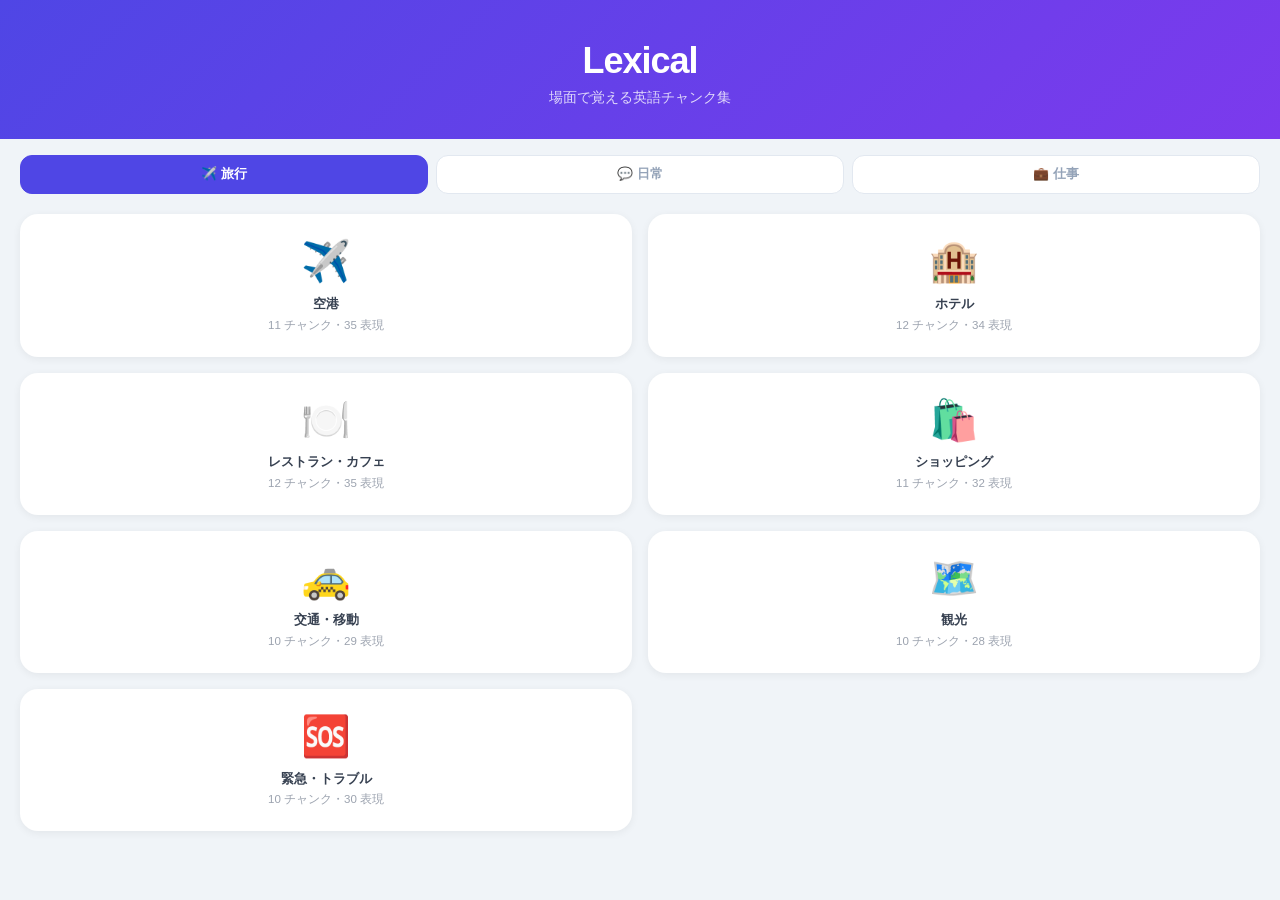
<file: index.html>
<!DOCTYPE html>
<html lang="ja">
<head>
  <meta charset="UTF-8">
  <meta name="viewport" content="width=device-width, initial-scale=1.0, maximum-scale=1.0">
  <title>Lexical - 場面別英語チャンク</title>
  <link rel="stylesheet" href="style.css">
  <!-- Google tag (gtag.js) -->
  <script async src="https://www.googletagmanager.com/gtag/js?id=G-5GHK7RFVNZ"></script>
  <script>
    window.dataLayer = window.dataLayer || [];
    function gtag(){dataLayer.push(arguments);}
    gtag('js', new Date());
    gtag('config', 'G-5GHK7RFVNZ');
  </script>
</head>
<body>

  <header class="header">
    <h1 class="app-title">Lexical</h1>
    <p class="app-subtitle">場面で覚える英語チャンク集</p>
  </header>

  <main>
    <div class="category-tabs" id="category-tabs"></div>
    <div class="scene-grid" id="scene-grid"></div>
  </main>

  <script src="app.js"></script>
</body>
</html>
</file>
<file: style.css>
* {
  box-sizing: border-box;
  margin: 0;
  padding: 0;
}

body {
  font-family: -apple-system, BlinkMacSystemFont, 'Segoe UI', 'Helvetica Neue', sans-serif;
  background: #F0F4F8;
  color: #1E293B;
  min-height: 100vh;
}

/* ===== INDEX: ヘッダー ===== */
.header {
  background: linear-gradient(135deg, #4F46E5 0%, #7C3AED 100%);
  color: white;
  padding: 2.5rem 1.5rem 2rem;
  text-align: center;
}

.app-title {
  font-size: 2.25rem;
  font-weight: 800;
  letter-spacing: -1px;
}

.app-subtitle {
  font-size: 0.9rem;
  opacity: 0.8;
  margin-top: 0.35rem;
  font-weight: 400;
}

/* ===== INDEX: カテゴリタブ ===== */
.category-tabs {
  display: flex;
  gap: 0.5rem;
  padding: 1rem 1.25rem 0;
}

.category-tab {
  flex: 1;
  padding: 0.65rem 0.5rem;
  border-radius: 0.75rem;
  border: 1.5px solid #E2E8F0;
  background: white;
  font-size: 0.8rem;
  font-weight: 700;
  color: #94A3B8;
  cursor: pointer;
  font-family: inherit;
  transition: all 0.15s;
}

.category-tab.active {
  background: #4F46E5;
  border-color: #4F46E5;
  color: white;
}

/* ===== INDEX: シーングリッド ===== */
.scene-grid {
  display: grid;
  grid-template-columns: 1fr 1fr;
  gap: 1rem;
  padding: 1.25rem;
}

.scene-card {
  background: white;
  border-radius: 1.125rem;
  padding: 1.5rem 1rem;
  text-align: center;
  cursor: pointer;
  box-shadow: 0 2px 8px rgba(0, 0, 0, 0.06);
  text-decoration: none;
  color: inherit;
  display: block;
  transition: transform 0.15s ease, box-shadow 0.15s ease;
}

.scene-card:active {
  transform: scale(0.96);
  box-shadow: 0 1px 4px rgba(0, 0, 0, 0.08);
}

.scene-icon {
  font-size: 2.5rem;
  display: block;
  margin-bottom: 0.6rem;
}

.scene-label {
  font-size: 0.82rem;
  font-weight: 700;
  color: #374151;
  line-height: 1.3;
}

.scene-count {
  font-size: 0.72rem;
  color: #9CA3AF;
  margin-top: 0.35rem;
}

/* ===== SCENE: ヘッダー ===== */
.scene-header {
  background: white;
  border-bottom: 1px solid #E5E7EB;
  padding: 0.875rem 1.25rem;
  display: flex;
  align-items: center;
  gap: 0.75rem;
  position: sticky;
  top: 0;
  z-index: 10;
}

.back-btn {
  background: #F1F5F9;
  border: none;
  width: 2.25rem;
  height: 2.25rem;
  border-radius: 50%;
  cursor: pointer;
  font-size: 1.1rem;
  color: #4F46E5;
  display: flex;
  align-items: center;
  justify-content: center;
  flex-shrink: 0;
}

.scene-title {
  font-size: 1.05rem;
  font-weight: 700;
  color: #0F172A;
}

/* ===== 練習ボタン ===== */
.practice-btn {
  display: block;
  margin: 1rem 1rem 0;
  background: #0F172A;
  color: white;
  border: none;
  border-radius: 0.875rem;
  padding: 0.875rem;
  width: calc(100% - 2rem);
  font-size: 0.95rem;
  font-weight: 700;
  cursor: pointer;
  font-family: inherit;
  text-align: center;
  text-decoration: none;
}

.practice-btn:active { opacity: 0.85; }

/* ===== 練習モード切り替え ===== */
.practice-mode-toggle {
  display: flex;
  gap: 0.5rem;
  padding: 1rem 1rem 0;
}

.mode-btn {
  flex: 1;
  padding: 0.65rem;
  border-radius: 0.75rem;
  border: 1.5px solid #E2E8F0;
  background: white;
  font-size: 0.875rem;
  font-weight: 700;
  color: #94A3B8;
  cursor: pointer;
  font-family: inherit;
  transition: all 0.15s;
}

.mode-btn.active {
  background: #0F172A;
  border-color: #0F172A;
  color: white;
}

/* ===== 練習カード ===== */
.practice-list {
  padding: 1rem;
  display: flex;
  flex-direction: column;
  gap: 0.75rem;
  padding-bottom: 3rem;
}

.practice-card {
  background: white;
  border-radius: 1rem;
  padding: 1.25rem;
  box-shadow: 0 2px 6px rgba(0,0,0,0.06);
}

.practice-question {
  font-size: 1rem;
  font-weight: 600;
  color: #0F172A;
  margin-bottom: 0.875rem;
  line-height: 1.5;
}

.practice-reveal-btn {
  background: #F1F5F9;
  border: none;
  border-radius: 0.625rem;
  padding: 0.6rem 1rem;
  font-size: 0.85rem;
  font-weight: 600;
  color: #475569;
  cursor: pointer;
  font-family: inherit;
}

.practice-reveal-btn:active { background: #E2E8F0; }

.practice-answer {
  border-top: 1px solid #F1F5F9;
  padding-top: 0.875rem;
  margin-top: 0.875rem;
}

.practice-answer-text {
  font-size: 1.1rem;
  font-weight: 700;
  color: #4F46E5;
  margin-bottom: 0.75rem;
  line-height: 1.4;
}

.practice-en-actions {
  display: flex;
  gap: 0.5rem;
}

.practice-speak-btn,
.practice-close-btn {
  background: none;
  border: 1.5px solid #E2E8F0;
  border-radius: 0.625rem;
  padding: 0.5rem 0.875rem;
  font-size: 0.8rem;
  font-weight: 600;
  color: #64748B;
  cursor: pointer;
  font-family: inherit;
}

.practice-speak-btn:active,
.practice-close-btn:active { background: #F8FAFC; }

/* ===== 心構えカード ===== */
.mindset-card {
  margin: 1rem;
  background: linear-gradient(135deg, #1E293B 0%, #0F172A 100%);
  border-radius: 1.125rem;
  padding: 1.25rem;
  color: white;
}

.mindset-title {
  font-size: 0.7rem;
  font-weight: 700;
  letter-spacing: 0.08em;
  color: #94A3B8;
  text-transform: uppercase;
  margin-bottom: 0.875rem;
}

/* フロー */
.mindset-flow {
  display: flex;
  align-items: flex-start;
  gap: 0;
  flex-wrap: nowrap;
  overflow-x: auto;
  padding-bottom: 0.5rem;
  margin-bottom: 1.125rem;
  scrollbar-width: none;
}

.mindset-flow::-webkit-scrollbar { display: none; }

.flow-step {
  display: flex;
  align-items: center;
  gap: 0;
  flex-shrink: 0;
}

.flow-label {
  background: rgba(255,255,255,0.1);
  border-radius: 0.5rem;
  padding: 0.3rem 0.6rem;
  font-size: 0.72rem;
  color: #E2E8F0;
  white-space: nowrap;
  font-weight: 500;
}

.flow-arrow {
  color: #475569;
  font-size: 0.7rem;
  padding: 0 0.3rem;
  flex-shrink: 0;
}

/* 相手の言葉 / 自分の言葉 */
.mindset-cols {
  display: grid;
  grid-template-columns: 1fr 1fr;
  gap: 0.875rem;
}

.mindset-col-title {
  font-size: 0.65rem;
  font-weight: 700;
  letter-spacing: 0.05em;
  margin-bottom: 0.5rem;
}

.col-from-them .mindset-col-title { color: #93C5FD; }
.col-from-you  .mindset-col-title { color: #86EFAC; }

.mindset-phrase {
  margin-bottom: 0.5rem;
}

.mindset-phrase-en {
  font-size: 0.78rem;
  font-weight: 600;
  color: #F1F5F9;
  line-height: 1.3;
}

.mindset-phrase-ja {
  font-size: 0.68rem;
  color: #94A3B8;
  margin-top: 0.1rem;
}

/* ===== SCENE: チャンクリスト ===== */
.chunk-list {
  padding: 1rem;
  display: flex;
  flex-direction: column;
  gap: 0.75rem;
  padding-bottom: 3rem;
}

.chunk-card {
  background: white;
  border-radius: 1rem;
  box-shadow: 0 2px 6px rgba(0, 0, 0, 0.06);
  overflow: hidden;
}

.chunk-main {
  padding: 1rem 0.875rem 1rem 1.125rem;
  display: flex;
  align-items: center;
  gap: 0.625rem;
  cursor: pointer;
  -webkit-tap-highlight-color: transparent;
}

.chunk-main:active {
  background: #FAFBFF;
}

.chunk-text {
  flex: 1;
  min-width: 0;
}

.chunk-en {
  font-size: 0.975rem;
  font-weight: 600;
  color: #0F172A;
  line-height: 1.4;
}

.chunk-ja {
  font-size: 0.8rem;
  color: #64748B;
  margin-top: 0.2rem;
}

.chunk-level {
  font-size: 0.62rem;
  padding: 0.15rem 0.45rem;
  border-radius: 999px;
  font-weight: 700;
  flex-shrink: 0;
  white-space: nowrap;
}

.level-beginner {
  background: #DCFCE7;
  color: #166534;
}

.level-intermediate {
  background: #FEF9C3;
  color: #92400E;
}

.expand-btn {
  background: none;
  border: none;
  font-size: 0.8rem;
  cursor: pointer;
  color: #CBD5E1;
  padding: 0.4rem;
  transition: transform 0.2s ease, color 0.2s ease;
  flex-shrink: 0;
  -webkit-tap-highlight-color: transparent;
}

.expand-btn.open {
  transform: rotate(180deg);
  color: #4F46E5;
}

/* ===== 枝葉 ===== */
.branch-list {
  border-top: 1px solid #F1F5F9;
  display: none;
}

.branch-list.open {
  display: block;
}

.branch-item {
  padding: 0.7rem 1rem 0.7rem 1.75rem;
  display: flex;
  align-items: flex-start;
  gap: 0.625rem;
  border-bottom: 1px solid #F8FAFC;
  cursor: pointer;
  -webkit-tap-highlight-color: transparent;
}

.branch-item:last-child {
  border-bottom: none;
}

.branch-item:active {
  background: #F8FAFC;
}

.branch-connector {
  color: #CBD5E1;
  font-size: 0.8rem;
  flex-shrink: 0;
  margin-top: 0.15rem;
  font-family: monospace;
}

.branch-text {
  flex: 1;
  min-width: 0;
}

.branch-en {
  font-size: 0.875rem;
  font-weight: 500;
  color: #1E293B;
  line-height: 1.4;
}

.branch-ja {
  font-size: 0.775rem;
  color: #94A3B8;
  margin-top: 0.15rem;
}

.branch-type {
  font-size: 0.6rem;
  padding: 0.12rem 0.4rem;
  border-radius: 999px;
  font-weight: 700;
  flex-shrink: 0;
  white-space: nowrap;
  margin-top: 0.2rem;
  align-self: flex-start;
}

.type-pattern    { background: #EEF2FF; color: #4338CA; }
.type-vocabulary { background: #FDF4FF; color: #7E22CE; }
.type-related    { background: #F0FDF4; color: #166534; }
.type-answer     { background: #FFF7ED; color: #C2410C; }
.type-variation  { background: #F0F9FF; color: #0369A1; }

/* ===== 全画面カードモーダル ===== */
.card-modal {
  position: fixed;
  inset: 0;
  background: rgba(15, 23, 42, 0.55);
  backdrop-filter: blur(3px);
  z-index: 100;
  display: flex;
  align-items: flex-end;
  opacity: 0;
  pointer-events: none;
  transition: opacity 0.25s ease;
}

.card-modal.open {
  opacity: 1;
  pointer-events: all;
}

.card-modal-inner {
  background: white;
  border-radius: 1.5rem 1.5rem 0 0;
  padding: 2rem 1.5rem 2.5rem;
  width: 100%;
  transform: translateY(100%);
  transition: transform 0.3s cubic-bezier(0.32, 0.72, 0, 1);
  position: relative;
}

.card-modal.open .card-modal-inner {
  transform: translateY(0);
}

/* ドラッグハンドル */
.card-handle {
  width: 2.5rem;
  height: 0.25rem;
  background: #E2E8F0;
  border-radius: 999px;
  margin: 0 auto 1.5rem;
}

.card-close {
  position: absolute;
  top: 1.25rem;
  right: 1.25rem;
  background: #F1F5F9;
  border: none;
  width: 2rem;
  height: 2rem;
  border-radius: 50%;
  cursor: pointer;
  font-size: 0.8rem;
  color: #64748B;
  display: flex;
  align-items: center;
  justify-content: center;
}

.card-en {
  font-size: 1.7rem;
  font-weight: 800;
  color: #0F172A;
  line-height: 1.3;
  margin-bottom: 0.75rem;
}

.card-ja {
  font-size: 1rem;
  color: #475569;
  margin-bottom: 1.25rem;
  padding-bottom: 1.25rem;
  border-bottom: 1px solid #F1F5F9;
  line-height: 1.5;
}

.card-nuance {
  font-size: 0.875rem;
  color: #64748B;
  line-height: 1.7;
  margin-bottom: 1.5rem;
  background: #F8FAFC;
  border-radius: 0.75rem;
  padding: 0.875rem 1rem;
}

.card-listen-btn {
  display: flex;
  align-items: center;
  justify-content: center;
  gap: 0.5rem;
  background: linear-gradient(135deg, #4F46E5, #7C3AED);
  color: white;
  padding: 1rem;
  border-radius: 0.875rem;
  text-decoration: none;
  font-weight: 700;
  font-size: 1rem;
  -webkit-tap-highlight-color: transparent;
}

.card-listen-btn:active {
  opacity: 0.9;
}

/* ===== 文法解説 ===== */
.card-grammar {
  margin-bottom: 1.25rem;
}

.card-grammar-toggle {
  background: none;
  border: 1.5px solid #E2E8F0;
  border-radius: 0.625rem;
  padding: 0.5rem 0.875rem;
  font-size: 0.8rem;
  font-weight: 600;
  color: #64748B;
  cursor: pointer;
  font-family: inherit;
  width: 100%;
  text-align: left;
  transition: background 0.15s;
}

.card-grammar-toggle:active { background: #F8FAFC; }
.card-grammar-toggle.open   { border-color: #A5B4FC; color: #4338CA; }

.card-grammar-body {
  display: none;
  background: #F8FAFC;
  border-radius: 0.75rem;
  padding: 1rem;
  margin-top: 0.5rem;
}

.card-grammar-body.open { display: block; }

.grammar-parts {
  display: flex;
  flex-wrap: wrap;
  gap: 0.4rem;
  margin-bottom: 0.875rem;
}

.grammar-part {
  display: flex;
  flex-direction: column;
  align-items: center;
  gap: 0.2rem;
  max-width: 100%;
  min-width: 0;
}

.grammar-part-text {
  font-size: 0.9rem;
  font-weight: 700;
  color: #0F172A;
  background: white;
  border-radius: 0.4rem;
  padding: 0.3rem 0.5rem;
  border: 1.5px solid #E2E8F0;
  white-space: nowrap;
}

.grammar-part-role {
  font-size: 0.62rem;
  font-weight: 700;
  padding: 0.1rem 0.35rem;
  border-radius: 999px;
  white-space: nowrap;
}

.grammar-part-note {
  font-size: 0.58rem;
  color: #64748B;
  text-align: center;
  word-break: break-word;
  overflow-wrap: anywhere;
  line-height: 1.4;
  max-width: 6rem;
}

.role-s    { background: #DBEAFE; color: #1D4ED8; }
.role-v    { background: #DCFCE7; color: #166534; }
.role-o    { background: #FEF3C7; color: #92400E; }
.role-c    { background: #F3E8FF; color: #7E22CE; }
.role-aux  { background: #EEF2FF; color: #4338CA; }
.role-mod  { background: #F1F5F9; color: #475569; }
.role-conj { background: #FFF1F2; color: #BE123C; }
.role-prep { background: #ECFDF5; color: #065F46; }

.grammar-pattern {
  font-size: 0.78rem;
  font-weight: 700;
  color: #4338CA;
  background: #EEF2FF;
  border-radius: 0.4rem;
  padding: 0.3rem 0.6rem;
  display: inline-block;
  margin-bottom: 0.625rem;
}

.grammar-note {
  font-size: 0.8rem;
  color: #475569;
  line-height: 1.6;
}

/* ===== 返答の例（指差し英会話） ===== */
.card-responses {
  margin-bottom: 1.25rem;
}

.card-responses-toggle {
  background: none;
  border: 1.5px solid #E2E8F0;
  border-radius: 0.625rem;
  padding: 0.5rem 0.875rem;
  font-size: 0.8rem;
  font-weight: 600;
  color: #64748B;
  cursor: pointer;
  font-family: inherit;
  width: 100%;
  text-align: left;
  transition: background 0.15s;
  margin-bottom: 0;
}

.card-responses-toggle:active { background: #F8FAFC; }
.card-responses-toggle.open   { border-color: #86EFAC; color: #166534; }

.card-responses-body {
  display: none;
  margin-top: 0.625rem;
}

.card-responses-body.open { display: block; }

.response-cards {
  display: flex;
  flex-direction: column;
  gap: 0.5rem;
}

.response-card {
  background: #F8FAFC;
  border: 1.5px solid #E2E8F0;
  border-radius: 0.75rem;
  padding: 0.75rem 1rem;
  cursor: pointer;
  text-decoration: none;
  display: block;
  width: 100%;
  text-align: left;
  font-family: inherit;
  transition: background 0.15s, border-color 0.15s;
}

.response-card:active {
  background: #EEF2FF;
  border-color: #A5B4FC;
}

.response-card-en {
  font-size: 0.95rem;
  font-weight: 600;
  color: #1E293B;
  line-height: 1.4;
}

.response-card-ja {
  font-size: 0.8rem;
  color: #64748B;
  margin-top: 0.15rem;
}

.pointing-hint {
  text-align: center;
  font-size: 0.7rem;
  color: #CBD5E1;
  margin-top: 0.625rem;
}
</file>
